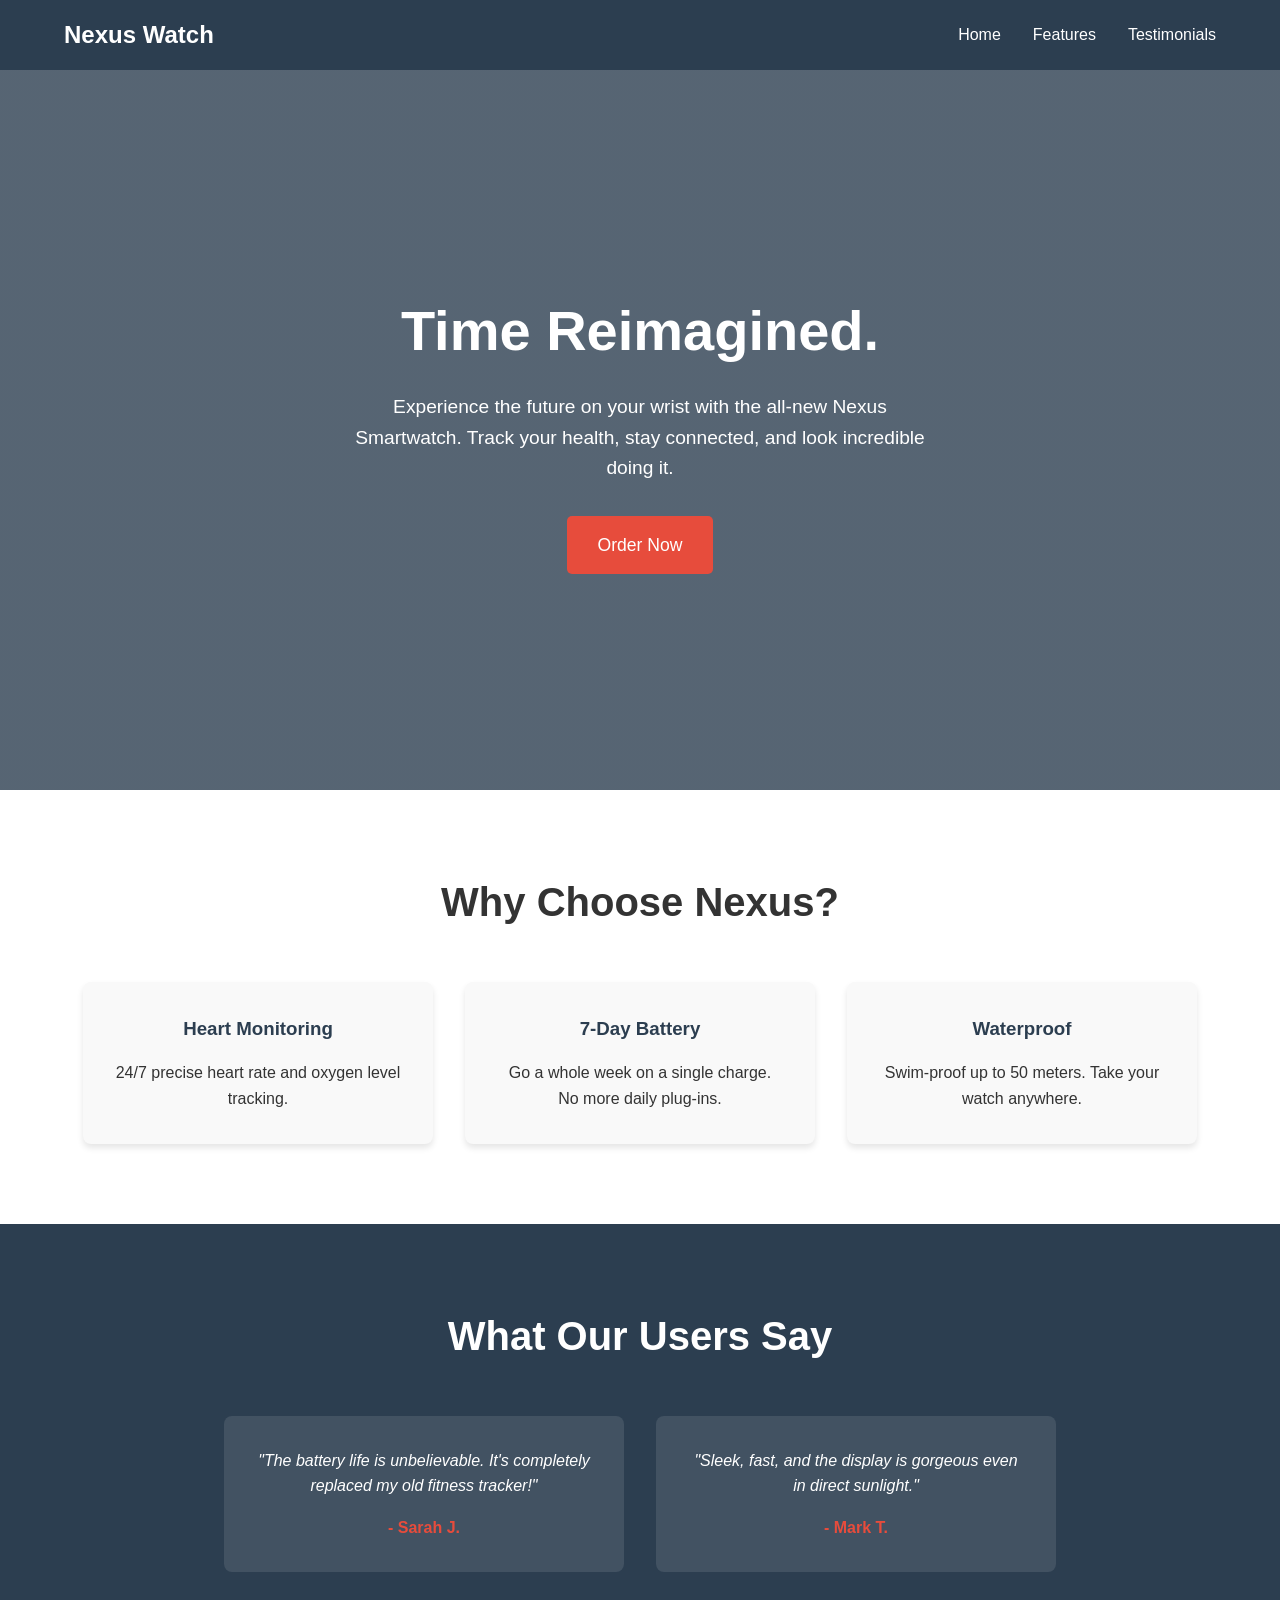
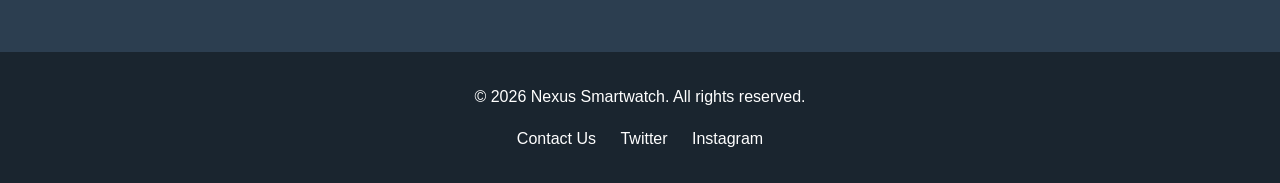
<file: WebDev-L1-LandingPage/index.html>
<!DOCTYPE html>
<html lang="en">
<head>
    <meta charset="UTF-8">
    <meta name="viewport" content="width=device-width, initial-scale=1.0">
    <title>Nexus Smartwatch | Landing Page</title>
    <link rel="stylesheet" href="style.css">
</head>
<body>

    <!-- Sticky Navigation Bar -->
    <nav class="navbar">
        <div class="logo">Nexus Watch</div>
        <ul class="nav-links">
            <li><a href="#home">Home</a></li>
            <li><a href="#features">Features</a></li>
            <li><a href="#testimonials">Testimonials</a></li>
        </ul>
    </nav>

    <!-- Hero Section -->
    <header id="home" class="hero">
        <div class="hero-content">
            <h1>Time Reimagined.</h1>
            <p>Experience the future on your wrist with the all-new Nexus Smartwatch. Track your health, stay connected, and look incredible doing it.</p>
            <a href="#buy" class="cta-button">Order Now</a>
        </div>
    </header>

    <!-- Content Section 1: Features -->
    <section id="features" class="features">
        <h2>Why Choose Nexus?</h2>
        <div class="feature-grid">
            <div class="feature-card">
                <h3>Heart Monitoring</h3>
                <p>24/7 precise heart rate and oxygen level tracking.</p>
            </div>
            <div class="feature-card">
                <h3>7-Day Battery</h3>
                <p>Go a whole week on a single charge. No more daily plug-ins.</p>
            </div>
            <div class="feature-card">
                <h3>Waterproof</h3>
                <p>Swim-proof up to 50 meters. Take your watch anywhere.</p>
            </div>
        </div>
    </section>

    <!-- Content Section 2: Testimonials -->
    <section id="testimonials" class="testimonials">
        <h2>What Our Users Say</h2>
        <div class="testimonial-container">
            <blockquote class="testimonial">
                "The battery life is unbelievable. It's completely replaced my old fitness tracker!"
                <cite>- Sarah J.</cite>
            </blockquote>
            <blockquote class="testimonial">
                "Sleek, fast, and the display is gorgeous even in direct sunlight."
                <cite>- Mark T.</cite>
            </blockquote>
        </div>
    </section>

    <!-- Footer -->
    <footer>
        <div class="footer-content">
            <p>&copy; 2026 Nexus Smartwatch. All rights reserved.</p>
            <div class="social-links">
                <a href="#">Contact Us</a>
                <a href="#">Twitter</a>
                <a href="#">Instagram</a>
            </div>
        </div>
    </footer>

</body>
</html>
</file>
<file: WebDev-L1-LandingPage/style.css>
/* Color Palette and Global Styles */
:root {
    --primary-color: #2c3e50;
    --accent-color: #e74c3c;
    --text-dark: #333;
    --text-light: #fff;
    --bg-light: #f9f9f9;
}

* {
    margin: 0;
    padding: 0;
    box-sizing: border-box; /* Ensures no element overlap from padding */
}

body {
    font-family: 'Segoe UI', Tahoma, Geneva, Verdana, sans-serif;
    color: var(--text-dark);
    line-height: 1.6;
}

h1, h2, h3 {
    font-family: 'Arial', sans-serif;
}

/* Sticky Navigation */
.navbar {
    position: sticky;
    top: 0;
    background-color: var(--primary-color);
    color: var(--text-light);
    display: flex;
    justify-content: space-between;
    align-items: center;
    padding: 1rem 5%;
    z-index: 1000;
}

.logo {
    font-size: 1.5rem;
    font-weight: bold;
}

.nav-links {
    list-style: none;
    display: flex;
    gap: 2rem;
}

.nav-links a {
    color: var(--text-light);
    text-decoration: none;
    transition: color 0.3s ease;
}

.nav-links a:hover {
    color: var(--accent-color);
}

/* Hero Section */
.hero {
    background: linear-gradient(rgba(44, 62, 80, 0.8), rgba(44, 62, 80, 0.8)), url('https://images.unsplash.com/photo-1523275335684-37898b6baf30?ixlib=rb-4.0.3&auto=format&fit=crop&w=1920&q=80') center/cover;
    height: 80vh;
    display: flex;
    justify-content: center;
    align-items: center;
    text-align: center;
    color: var(--text-light);
    padding: 0 20px;
}

.hero-content h1 {
    font-size: 3.5rem;
    margin-bottom: 1rem;
}

.hero-content p {
    font-size: 1.2rem;
    margin-bottom: 2rem;
    max-width: 600px;
    margin-left: auto;
    margin-right: auto;
}

.cta-button {
    display: inline-block;
    background-color: var(--accent-color);
    color: var(--text-light);
    padding: 15px 30px;
    text-decoration: none;
    font-size: 1.1rem;
    border-radius: 5px;
    transition: background-color 0.3s;
}

.cta-button:hover {
    background-color: #c0392b;
}

/* Features Section (Using Flexbox) */
.features {
    padding: 5rem 5%;
    text-align: center;
    background-color: var(--text-light);
}

.features h2 {
    font-size: 2.5rem;
    margin-bottom: 3rem;
}

.feature-grid {
    display: flex;
    justify-content: center;
    gap: 2rem;
    flex-wrap: wrap;
}

.feature-card {
    background-color: var(--bg-light);
    padding: 2rem;
    border-radius: 8px;
    flex: 1;
    min-width: 250px;
    max-width: 350px;
    box-shadow: 0 4px 6px rgba(0,0,0,0.1);
}

.feature-card h3 {
    margin-bottom: 1rem;
    color: var(--primary-color);
}

/* Testimonials Section */
.testimonials {
    padding: 5rem 5%;
    background-color: var(--primary-color);
    color: var(--text-light);
    text-align: center;
}

.testimonials h2 {
    margin-bottom: 3rem;
    font-size: 2.5rem;
}

.testimonial-container {
    display: flex;
    justify-content: center;
    gap: 2rem;
    flex-wrap: wrap;
}

.testimonial {
    background-color: rgba(255, 255, 255, 0.1);
    padding: 2rem;
    border-radius: 8px;
    font-style: italic;
    max-width: 400px;
}

.testimonial cite {
    display: block;
    margin-top: 1rem;
    font-weight: bold;
    font-style: normal;
    color: var(--accent-color);
}

/* Footer */
footer {
    background-color: #1a252f;
    color: var(--text-light);
    padding: 2rem 5%;
    text-align: center;
}

.social-links {
    margin-top: 1rem;
}

.social-links a {
    color: var(--text-light);
    text-decoration: none;
    margin: 0 10px;
}

.social-links a:hover {
    color: var(--accent-color);
}

/* Responsive Design */
@media (max-width: 768px) {
    .nav-links {
        display: none; /* Simplification for mobile view */
    }
    
    .hero-content h1 {
        font-size: 2.5rem;
    }
}
</file>
